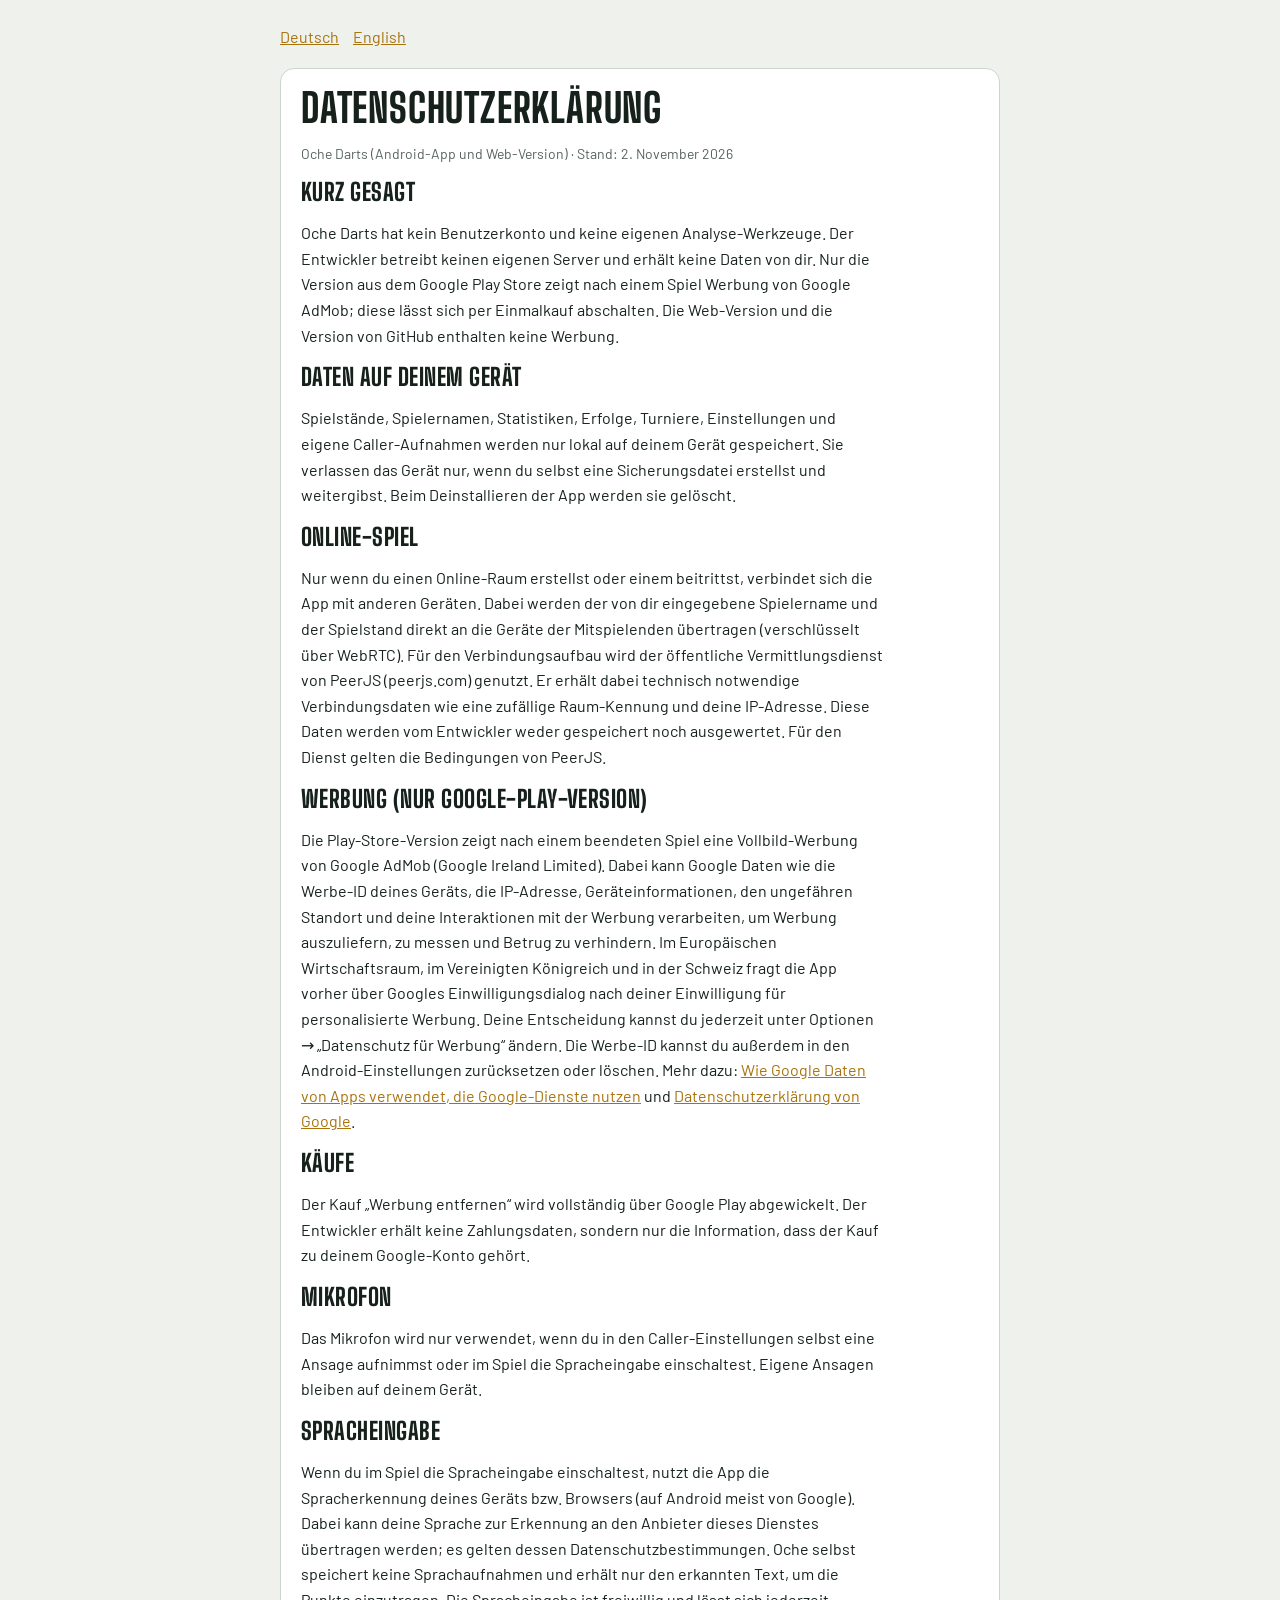
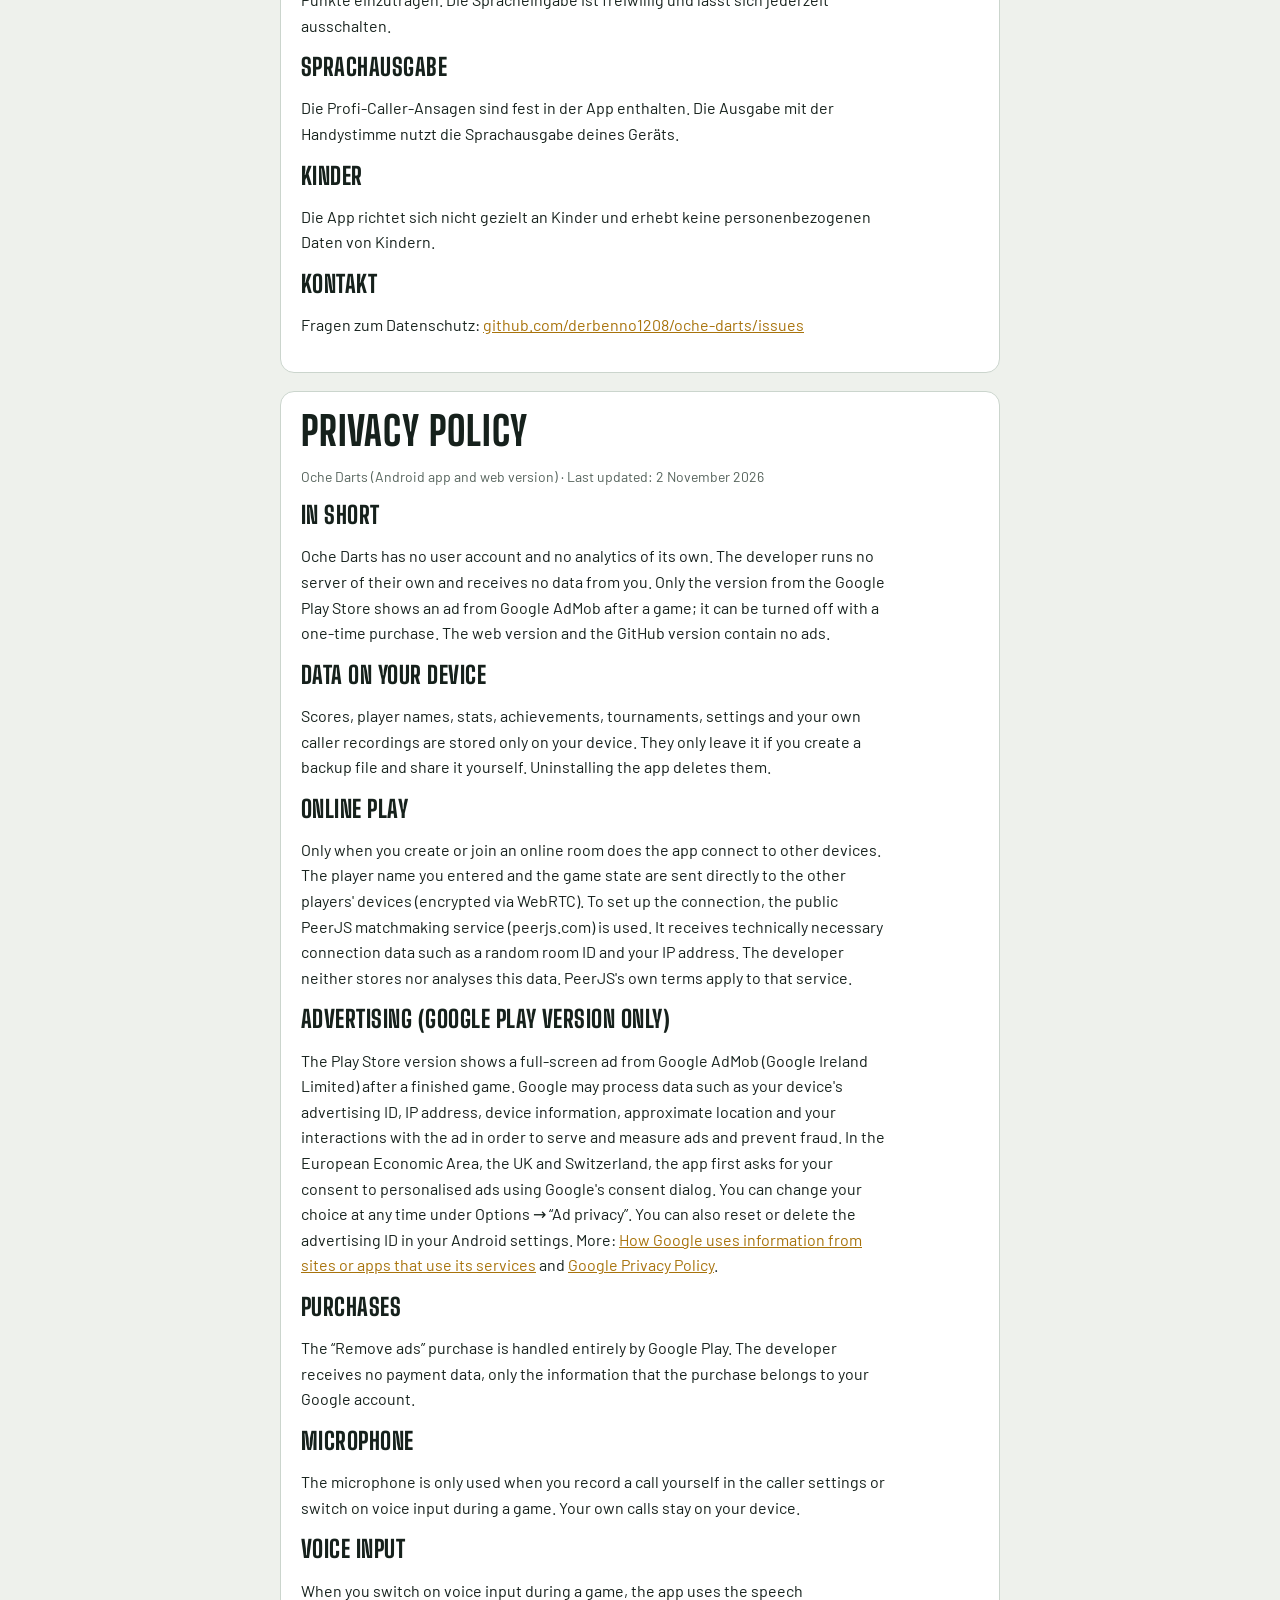
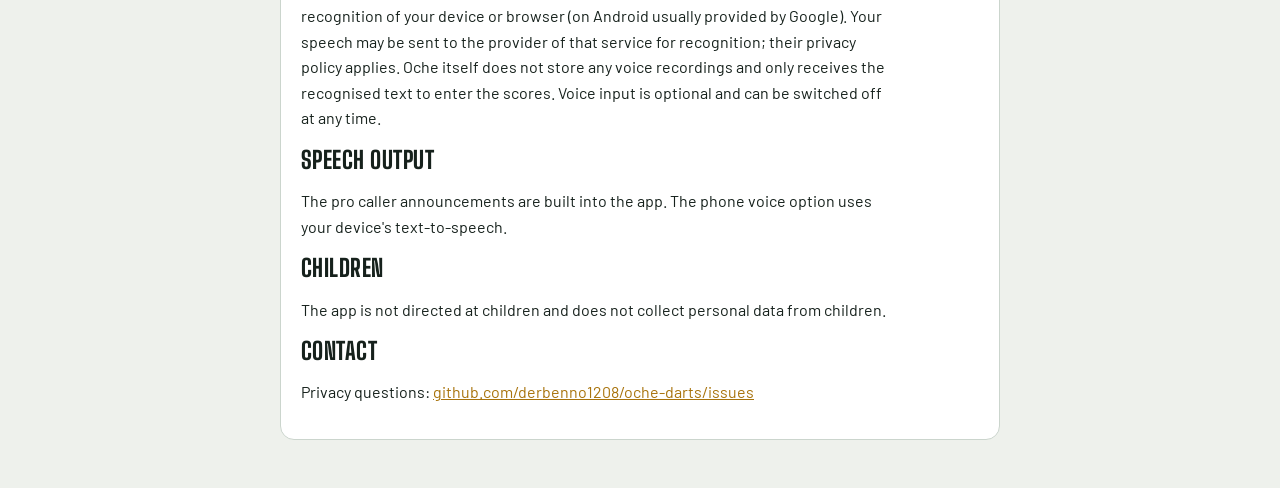
<file: docs/datenschutz.html>
<!doctype html>
<html lang="de"><head><meta charset="utf-8">
<meta name="viewport" content="width=device-width,initial-scale=1">
<title>Oche Darts – Datenschutz</title>
<link rel="stylesheet" href="fonts.css">
<style>
:root{--bg:#0d1512;--panel:#141f1b;--line:#26372f;--fg:#f1e9d6;--muted:#97a69d;--gold:#e6b34a;color-scheme:dark}
@media (prefers-color-scheme: light){:root{--bg:#eef1ec;--panel:#fff;--line:#cbd5cd;--fg:#16211c;--muted:#56645c;--gold:#a8730c;color-scheme:light}}
body{margin:0;background:var(--bg);color:var(--fg);font:16px/1.6 "Barlow",system-ui,sans-serif;padding:24px max(16px,env(safe-area-inset-left,0px)) 48px max(16px,env(safe-area-inset-right,0px))}
main{max-width:720px;margin:0 auto;display:flex;flex-direction:column;gap:18px}
h1,h2{font-family:"Big Shoulders Display","Arial Narrow",sans-serif;text-transform:uppercase;letter-spacing:.02em;line-height:1.05;margin:0}
h1{font-size:40px}h2{font-size:24px;margin-top:10px}
section{background:var(--panel);border:1px solid var(--line);border-radius:14px;padding:18px 20px}
p,li{max-width:65ch}a{color:var(--gold)}.muted{color:var(--muted);font-size:14px}
nav a{margin-right:14px}
</style></head><body><main>
<nav><a href="#de">Deutsch</a><a href="#en">English</a></nav>

<section id="de">
<h1>Datenschutzerklärung</h1>
<p class="muted">Oche Darts (Android-App und Web-Version) · Stand: 2. November 2026</p>
<h2>Kurz gesagt</h2>
<p>Oche Darts hat kein Benutzerkonto und keine eigenen Analyse-Werkzeuge. Der Entwickler betreibt keinen eigenen Server und erhält keine Daten von dir. Nur die Version aus dem Google Play Store zeigt nach einem Spiel Werbung von Google AdMob; diese lässt sich per Einmalkauf abschalten. Die Web-Version und die Version von GitHub enthalten keine Werbung.</p>
<h2>Daten auf deinem Gerät</h2>
<p>Spielstände, Spielernamen, Statistiken, Erfolge, Turniere, Einstellungen und eigene Caller-Aufnahmen werden nur lokal auf deinem Gerät gespeichert. Sie verlassen das Gerät nur, wenn du selbst eine Sicherungsdatei erstellst und weitergibst. Beim Deinstallieren der App werden sie gelöscht.</p>
<h2>Online-Spiel</h2>
<p>Nur wenn du einen Online-Raum erstellst oder einem beitrittst, verbindet sich die App mit anderen Geräten. Dabei werden der von dir eingegebene Spielername und der Spielstand direkt an die Geräte der Mitspielenden übertragen (verschlüsselt über WebRTC). Für den Verbindungsaufbau wird der öffentliche Vermittlungsdienst von PeerJS (peerjs.com) genutzt. Er erhält dabei technisch notwendige Verbindungsdaten wie eine zufällige Raum-Kennung und deine IP-Adresse. Diese Daten werden vom Entwickler weder gespeichert noch ausgewertet. Für den Dienst gelten die Bedingungen von PeerJS.</p>
<h2>Werbung (nur Google-Play-Version)</h2>
<p>Die Play-Store-Version zeigt nach einem beendeten Spiel eine Vollbild-Werbung von Google AdMob (Google Ireland Limited). Dabei kann Google Daten wie die Werbe-ID deines Geräts, die IP-Adresse, Geräteinformationen, den ungefähren Standort und deine Interaktionen mit der Werbung verarbeiten, um Werbung auszuliefern, zu messen und Betrug zu verhindern. Im Europäischen Wirtschaftsraum, im Vereinigten Königreich und in der Schweiz fragt die App vorher über Googles Einwilligungsdialog nach deiner Einwilligung für personalisierte Werbung. Deine Entscheidung kannst du jederzeit unter Optionen → „Datenschutz für Werbung“ ändern. Die Werbe-ID kannst du außerdem in den Android-Einstellungen zurücksetzen oder löschen. Mehr dazu: <a href="https://policies.google.com/technologies/partner-sites">Wie Google Daten von Apps verwendet, die Google-Dienste nutzen</a> und <a href="https://policies.google.com/privacy">Datenschutzerklärung von Google</a>.</p>
<h2>Käufe</h2>
<p>Der Kauf „Werbung entfernen“ wird vollständig über Google Play abgewickelt. Der Entwickler erhält keine Zahlungsdaten, sondern nur die Information, dass der Kauf zu deinem Google-Konto gehört.</p>
<h2>Mikrofon</h2>
<p>Das Mikrofon wird nur verwendet, wenn du in den Caller-Einstellungen selbst eine Ansage aufnimmst oder im Spiel die Spracheingabe einschaltest. Eigene Ansagen bleiben auf deinem Gerät.</p>
<h2>Spracheingabe</h2>
<p>Wenn du im Spiel die Spracheingabe einschaltest, nutzt die App die Spracherkennung deines Geräts bzw. Browsers (auf Android meist von Google). Dabei kann deine Sprache zur Erkennung an den Anbieter dieses Dienstes übertragen werden; es gelten dessen Datenschutzbestimmungen. Oche selbst speichert keine Sprachaufnahmen und erhält nur den erkannten Text, um die Punkte einzutragen. Die Spracheingabe ist freiwillig und lässt sich jederzeit ausschalten.</p>
<h2>Sprachausgabe</h2>
<p>Die Profi-Caller-Ansagen sind fest in der App enthalten. Die Ausgabe mit der Handystimme nutzt die Sprachausgabe deines Geräts.</p>
<h2>Kinder</h2>
<p>Die App richtet sich nicht gezielt an Kinder und erhebt keine personenbezogenen Daten von Kindern.</p>
<h2>Kontakt</h2>
<p>Fragen zum Datenschutz: <a href="https://github.com/derbenno1208/oche-darts/issues">github.com/derbenno1208/oche-darts/issues</a></p>
</section>

<section id="en">
<h1>Privacy policy</h1>
<p class="muted">Oche Darts (Android app and web version) · Last updated: 2 November 2026</p>
<h2>In short</h2>
<p>Oche Darts has no user account and no analytics of its own. The developer runs no server of their own and receives no data from you. Only the version from the Google Play Store shows an ad from Google AdMob after a game; it can be turned off with a one-time purchase. The web version and the GitHub version contain no ads.</p>
<h2>Data on your device</h2>
<p>Scores, player names, stats, achievements, tournaments, settings and your own caller recordings are stored only on your device. They only leave it if you create a backup file and share it yourself. Uninstalling the app deletes them.</p>
<h2>Online play</h2>
<p>Only when you create or join an online room does the app connect to other devices. The player name you entered and the game state are sent directly to the other players' devices (encrypted via WebRTC). To set up the connection, the public PeerJS matchmaking service (peerjs.com) is used. It receives technically necessary connection data such as a random room ID and your IP address. The developer neither stores nor analyses this data. PeerJS's own terms apply to that service.</p>
<h2>Advertising (Google Play version only)</h2>
<p>The Play Store version shows a full-screen ad from Google AdMob (Google Ireland Limited) after a finished game. Google may process data such as your device's advertising ID, IP address, device information, approximate location and your interactions with the ad in order to serve and measure ads and prevent fraud. In the European Economic Area, the UK and Switzerland, the app first asks for your consent to personalised ads using Google's consent dialog. You can change your choice at any time under Options → “Ad privacy”. You can also reset or delete the advertising ID in your Android settings. More: <a href="https://policies.google.com/technologies/partner-sites">How Google uses information from sites or apps that use its services</a> and <a href="https://policies.google.com/privacy">Google Privacy Policy</a>.</p>
<h2>Purchases</h2>
<p>The “Remove ads” purchase is handled entirely by Google Play. The developer receives no payment data, only the information that the purchase belongs to your Google account.</p>
<h2>Microphone</h2>
<p>The microphone is only used when you record a call yourself in the caller settings or switch on voice input during a game. Your own calls stay on your device.</p>
<h2>Voice input</h2>
<p>When you switch on voice input during a game, the app uses the speech recognition of your device or browser (on Android usually provided by Google). Your speech may be sent to the provider of that service for recognition; their privacy policy applies. Oche itself does not store any voice recordings and only receives the recognised text to enter the scores. Voice input is optional and can be switched off at any time.</p>
<h2>Speech output</h2>
<p>The pro caller announcements are built into the app. The phone voice option uses your device's text-to-speech.</p>
<h2>Children</h2>
<p>The app is not directed at children and does not collect personal data from children.</p>
<h2>Contact</h2>
<p>Privacy questions: <a href="https://github.com/derbenno1208/oche-darts/issues">github.com/derbenno1208/oche-darts/issues</a></p>
</section>
</main></body></html>
</file>
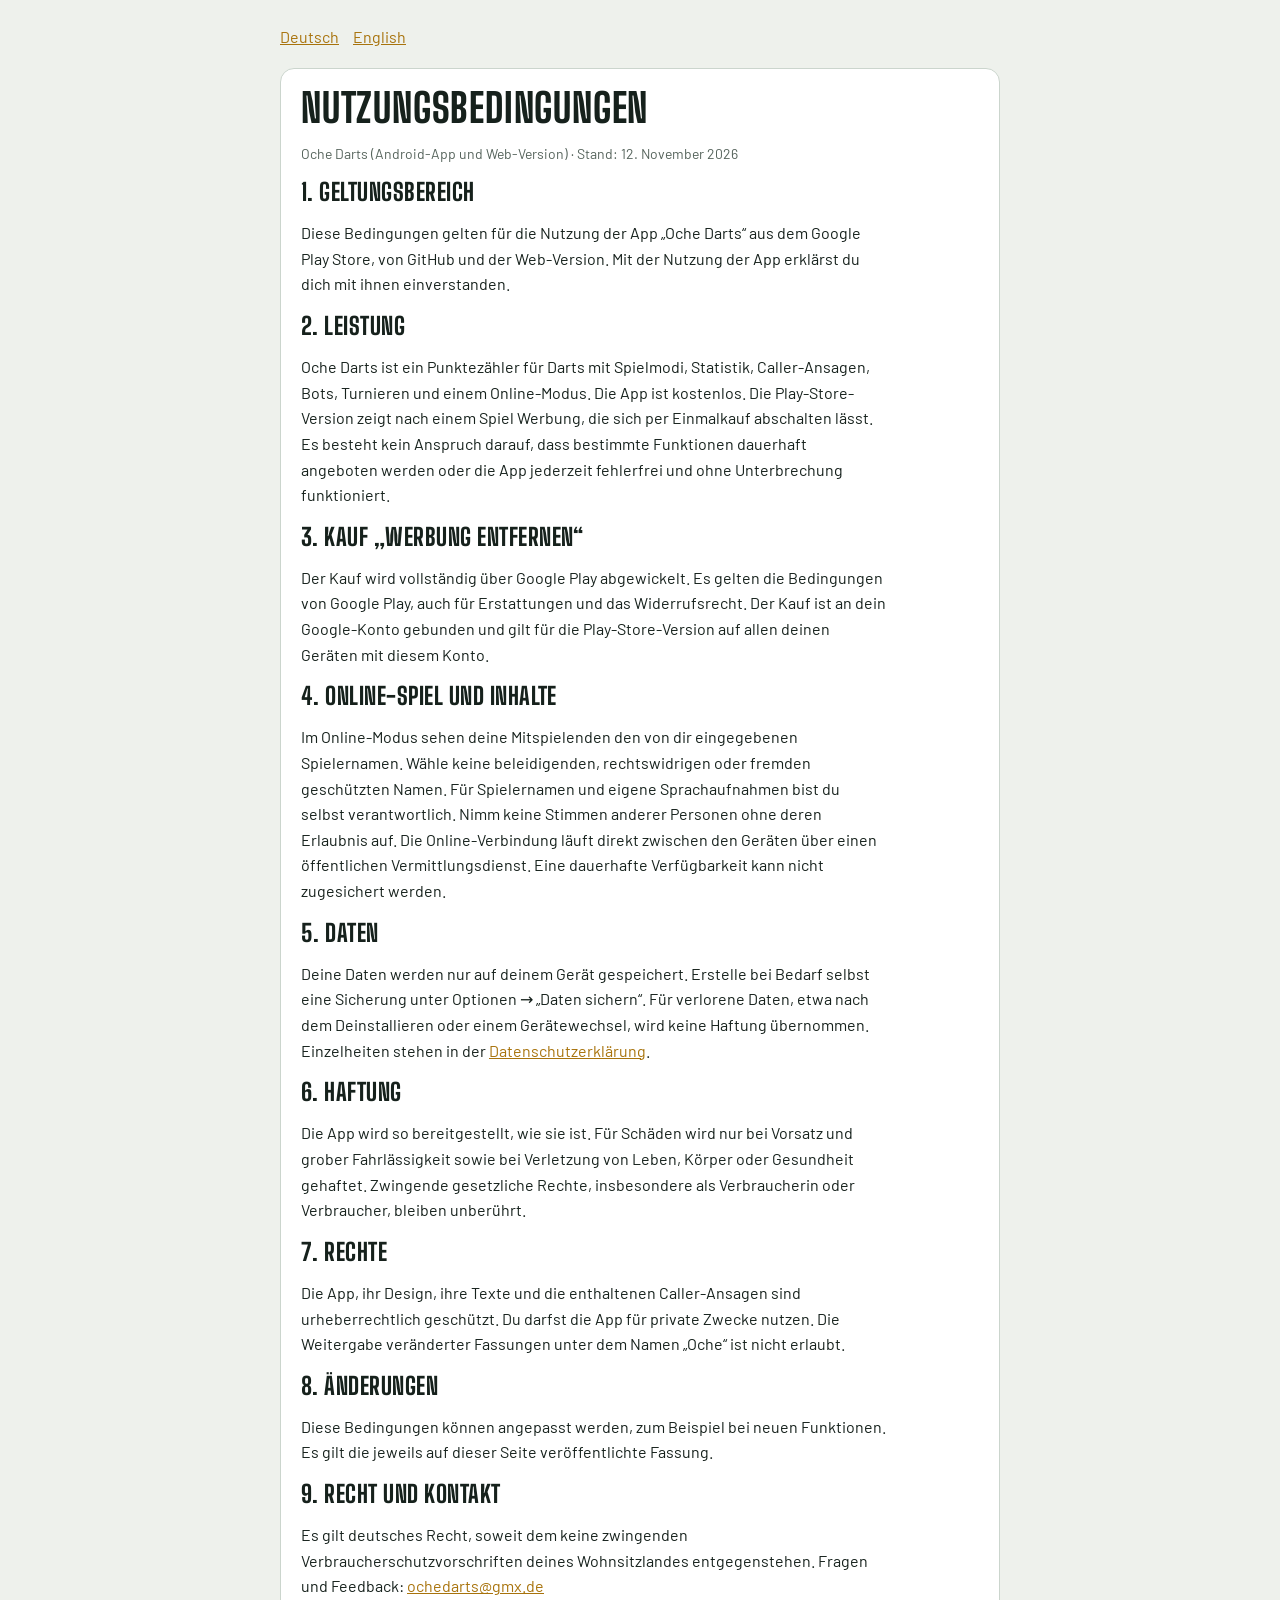
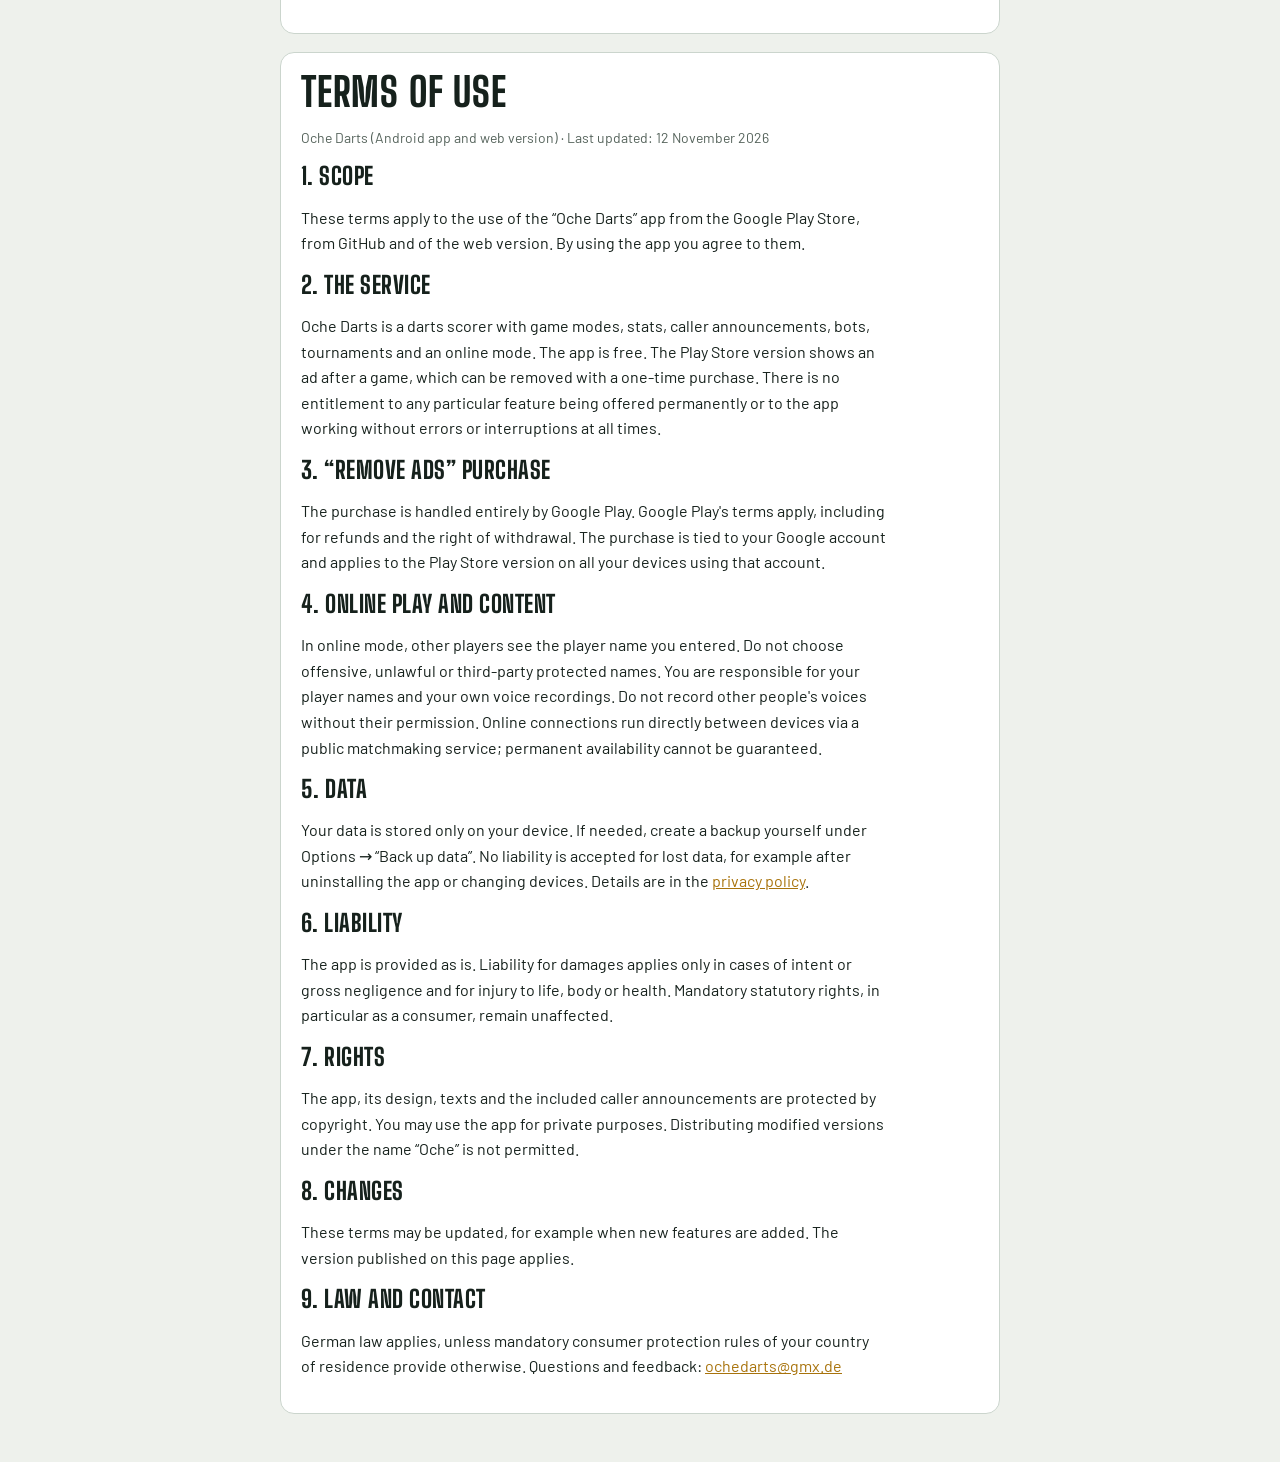
<file: docs/nutzungsbedingungen.html>
<!doctype html>
<html lang="de"><head><meta charset="utf-8">
<meta name="viewport" content="width=device-width,initial-scale=1">
<title>Oche Darts – Nutzungsbedingungen</title>
<link rel="stylesheet" href="fonts.css">
<style>
:root{--bg:#0d1512;--panel:#141f1b;--line:#26372f;--fg:#f1e9d6;--muted:#97a69d;--gold:#e6b34a;color-scheme:dark}
@media (prefers-color-scheme: light){:root{--bg:#eef1ec;--panel:#fff;--line:#cbd5cd;--fg:#16211c;--muted:#56645c;--gold:#a8730c;color-scheme:light}}
body{margin:0;background:var(--bg);color:var(--fg);font:16px/1.6 "Barlow",system-ui,sans-serif;padding:24px max(16px,env(safe-area-inset-left,0px)) 48px max(16px,env(safe-area-inset-right,0px))}
main{max-width:720px;margin:0 auto;display:flex;flex-direction:column;gap:18px}
h1,h2{font-family:"Big Shoulders Display","Arial Narrow",sans-serif;text-transform:uppercase;letter-spacing:.02em;line-height:1.05;margin:0}
h1{font-size:40px}h2{font-size:24px;margin-top:10px}
section{background:var(--panel);border:1px solid var(--line);border-radius:14px;padding:18px 20px}
p,li{max-width:65ch}a{color:var(--gold)}.muted{color:var(--muted);font-size:14px}
nav a{margin-right:14px}
</style></head><body><main>
<nav><a href="#de">Deutsch</a><a href="#en">English</a></nav>

<section id="de">
<h1>Nutzungsbedingungen</h1>
<p class="muted">Oche Darts (Android-App und Web-Version) · Stand: 12. November 2026</p>
<h2>1. Geltungsbereich</h2>
<p>Diese Bedingungen gelten für die Nutzung der App „Oche Darts“ aus dem Google Play Store, von GitHub und der Web-Version. Mit der Nutzung der App erklärst du dich mit ihnen einverstanden.</p>
<h2>2. Leistung</h2>
<p>Oche Darts ist ein Punktezähler für Darts mit Spielmodi, Statistik, Caller-Ansagen, Bots, Turnieren und einem Online-Modus. Die App ist kostenlos. Die Play-Store-Version zeigt nach einem Spiel Werbung, die sich per Einmalkauf abschalten lässt. Es besteht kein Anspruch darauf, dass bestimmte Funktionen dauerhaft angeboten werden oder die App jederzeit fehlerfrei und ohne Unterbrechung funktioniert.</p>
<h2>3. Kauf „Werbung entfernen“</h2>
<p>Der Kauf wird vollständig über Google Play abgewickelt. Es gelten die Bedingungen von Google Play, auch für Erstattungen und das Widerrufsrecht. Der Kauf ist an dein Google-Konto gebunden und gilt für die Play-Store-Version auf allen deinen Geräten mit diesem Konto.</p>
<h2>4. Online-Spiel und Inhalte</h2>
<p>Im Online-Modus sehen deine Mitspielenden den von dir eingegebenen Spielernamen. Wähle keine beleidigenden, rechtswidrigen oder fremden geschützten Namen. Für Spielernamen und eigene Sprachaufnahmen bist du selbst verantwortlich. Nimm keine Stimmen anderer Personen ohne deren Erlaubnis auf. Die Online-Verbindung läuft direkt zwischen den Geräten über einen öffentlichen Vermittlungsdienst. Eine dauerhafte Verfügbarkeit kann nicht zugesichert werden.</p>
<h2>5. Daten</h2>
<p>Deine Daten werden nur auf deinem Gerät gespeichert. Erstelle bei Bedarf selbst eine Sicherung unter Optionen → „Daten sichern“. Für verlorene Daten, etwa nach dem Deinstallieren oder einem Gerätewechsel, wird keine Haftung übernommen. Einzelheiten stehen in der <a href="datenschutz.html">Datenschutzerklärung</a>.</p>
<h2>6. Haftung</h2>
<p>Die App wird so bereitgestellt, wie sie ist. Für Schäden wird nur bei Vorsatz und grober Fahrlässigkeit sowie bei Verletzung von Leben, Körper oder Gesundheit gehaftet. Zwingende gesetzliche Rechte, insbesondere als Verbraucherin oder Verbraucher, bleiben unberührt.</p>
<h2>7. Rechte</h2>
<p>Die App, ihr Design, ihre Texte und die enthaltenen Caller-Ansagen sind urheberrechtlich geschützt. Du darfst die App für private Zwecke nutzen. Die Weitergabe veränderter Fassungen unter dem Namen „Oche“ ist nicht erlaubt.</p>
<h2>8. Änderungen</h2>
<p>Diese Bedingungen können angepasst werden, zum Beispiel bei neuen Funktionen. Es gilt die jeweils auf dieser Seite veröffentlichte Fassung.</p>
<h2>9. Recht und Kontakt</h2>
<p>Es gilt deutsches Recht, soweit dem keine zwingenden Verbraucherschutzvorschriften deines Wohnsitzlandes entgegenstehen. Fragen und Feedback: <a href="mailto:ochedarts@gmx.de">ochedarts@gmx.de</a></p>
</section>

<section id="en">
<h1>Terms of use</h1>
<p class="muted">Oche Darts (Android app and web version) · Last updated: 12 November 2026</p>
<h2>1. Scope</h2>
<p>These terms apply to the use of the “Oche Darts” app from the Google Play Store, from GitHub and of the web version. By using the app you agree to them.</p>
<h2>2. The service</h2>
<p>Oche Darts is a darts scorer with game modes, stats, caller announcements, bots, tournaments and an online mode. The app is free. The Play Store version shows an ad after a game, which can be removed with a one-time purchase. There is no entitlement to any particular feature being offered permanently or to the app working without errors or interruptions at all times.</p>
<h2>3. “Remove ads” purchase</h2>
<p>The purchase is handled entirely by Google Play. Google Play's terms apply, including for refunds and the right of withdrawal. The purchase is tied to your Google account and applies to the Play Store version on all your devices using that account.</p>
<h2>4. Online play and content</h2>
<p>In online mode, other players see the player name you entered. Do not choose offensive, unlawful or third-party protected names. You are responsible for your player names and your own voice recordings. Do not record other people's voices without their permission. Online connections run directly between devices via a public matchmaking service; permanent availability cannot be guaranteed.</p>
<h2>5. Data</h2>
<p>Your data is stored only on your device. If needed, create a backup yourself under Options → “Back up data”. No liability is accepted for lost data, for example after uninstalling the app or changing devices. Details are in the <a href="datenschutz.html#en">privacy policy</a>.</p>
<h2>6. Liability</h2>
<p>The app is provided as is. Liability for damages applies only in cases of intent or gross negligence and for injury to life, body or health. Mandatory statutory rights, in particular as a consumer, remain unaffected.</p>
<h2>7. Rights</h2>
<p>The app, its design, texts and the included caller announcements are protected by copyright. You may use the app for private purposes. Distributing modified versions under the name “Oche” is not permitted.</p>
<h2>8. Changes</h2>
<p>These terms may be updated, for example when new features are added. The version published on this page applies.</p>
<h2>9. Law and contact</h2>
<p>German law applies, unless mandatory consumer protection rules of your country of residence provide otherwise. Questions and feedback: <a href="mailto:ochedarts@gmx.de">ochedarts@gmx.de</a></p>
</section>
</main></body></html>
</file>
<file: docs/fonts.css>
@font-face {
  font-family: 'Barlow';
  font-style: normal;
  font-weight: 400;
  font-display: swap;
  src: url(fonts/Barlow-400.woff2) format('woff2');
  unicode-range: U+0000-00FF, U+0131, U+0152-0153, U+02BB-02BC, U+02C6, U+02DA, U+02DC, U+0304, U+0308, U+0329, U+2000-206F, U+20AC, U+2122, U+2191, U+2193, U+2212, U+2215, U+FEFF, U+FFFD;
}
@font-face {
  font-family: 'Barlow';
  font-style: normal;
  font-weight: 500;
  font-display: swap;
  src: url(fonts/Barlow-500.woff2) format('woff2');
  unicode-range: U+0000-00FF, U+0131, U+0152-0153, U+02BB-02BC, U+02C6, U+02DA, U+02DC, U+0304, U+0308, U+0329, U+2000-206F, U+20AC, U+2122, U+2191, U+2193, U+2212, U+2215, U+FEFF, U+FFFD;
}
@font-face {
  font-family: 'Barlow';
  font-style: normal;
  font-weight: 600;
  font-display: swap;
  src: url(fonts/Barlow-600.woff2) format('woff2');
  unicode-range: U+0000-00FF, U+0131, U+0152-0153, U+02BB-02BC, U+02C6, U+02DA, U+02DC, U+0304, U+0308, U+0329, U+2000-206F, U+20AC, U+2122, U+2191, U+2193, U+2212, U+2215, U+FEFF, U+FFFD;
}
@font-face {
  font-family: 'Barlow';
  font-style: normal;
  font-weight: 700;
  font-display: swap;
  src: url(fonts/Barlow-700.woff2) format('woff2');
  unicode-range: U+0000-00FF, U+0131, U+0152-0153, U+02BB-02BC, U+02C6, U+02DA, U+02DC, U+0304, U+0308, U+0329, U+2000-206F, U+20AC, U+2122, U+2191, U+2193, U+2212, U+2215, U+FEFF, U+FFFD;
}
@font-face {
  font-family: 'Barlow Condensed';
  font-style: normal;
  font-weight: 500;
  font-display: swap;
  src: url(fonts/BarlowCondensed-500.woff2) format('woff2');
  unicode-range: U+0000-00FF, U+0131, U+0152-0153, U+02BB-02BC, U+02C6, U+02DA, U+02DC, U+0304, U+0308, U+0329, U+2000-206F, U+20AC, U+2122, U+2191, U+2193, U+2212, U+2215, U+FEFF, U+FFFD;
}
@font-face {
  font-family: 'Barlow Condensed';
  font-style: normal;
  font-weight: 600;
  font-display: swap;
  src: url(fonts/BarlowCondensed-600.woff2) format('woff2');
  unicode-range: U+0000-00FF, U+0131, U+0152-0153, U+02BB-02BC, U+02C6, U+02DA, U+02DC, U+0304, U+0308, U+0329, U+2000-206F, U+20AC, U+2122, U+2191, U+2193, U+2212, U+2215, U+FEFF, U+FFFD;
}
@font-face {
  font-family: 'Barlow Condensed';
  font-style: normal;
  font-weight: 700;
  font-display: swap;
  src: url(fonts/BarlowCondensed-700.woff2) format('woff2');
  unicode-range: U+0000-00FF, U+0131, U+0152-0153, U+02BB-02BC, U+02C6, U+02DA, U+02DC, U+0304, U+0308, U+0329, U+2000-206F, U+20AC, U+2122, U+2191, U+2193, U+2212, U+2215, U+FEFF, U+FFFD;
}
@font-face {
  font-family: 'Big Shoulders Display';
  font-style: normal;
  font-weight: 600;
  font-display: swap;
  src: url(fonts/BigShouldersDisplay-600.woff2) format('woff2');
  unicode-range: U+0000-00FF, U+0131, U+0152-0153, U+02BB-02BC, U+02C6, U+02DA, U+02DC, U+0304, U+0308, U+0329, U+2000-206F, U+20AC, U+2122, U+2191, U+2193, U+2212, U+2215, U+FEFF, U+FFFD;
}
@font-face {
  font-family: 'Big Shoulders Display';
  font-style: normal;
  font-weight: 800;
  font-display: swap;
  src: url(fonts/BigShouldersDisplay-800.woff2) format('woff2');
  unicode-range: U+0000-00FF, U+0131, U+0152-0153, U+02BB-02BC, U+02C6, U+02DA, U+02DC, U+0304, U+0308, U+0329, U+2000-206F, U+20AC, U+2122, U+2191, U+2193, U+2212, U+2215, U+FEFF, U+FFFD;
}
@font-face {
  font-family: 'Big Shoulders Display';
  font-style: normal;
  font-weight: 900;
  font-display: swap;
  src: url(fonts/BigShouldersDisplay-900.woff2) format('woff2');
  unicode-range: U+0000-00FF, U+0131, U+0152-0153, U+02BB-02BC, U+02C6, U+02DA, U+02DC, U+0304, U+0308, U+0329, U+2000-206F, U+20AC, U+2122, U+2191, U+2193, U+2212, U+2215, U+FEFF, U+FFFD;
}
</file>
